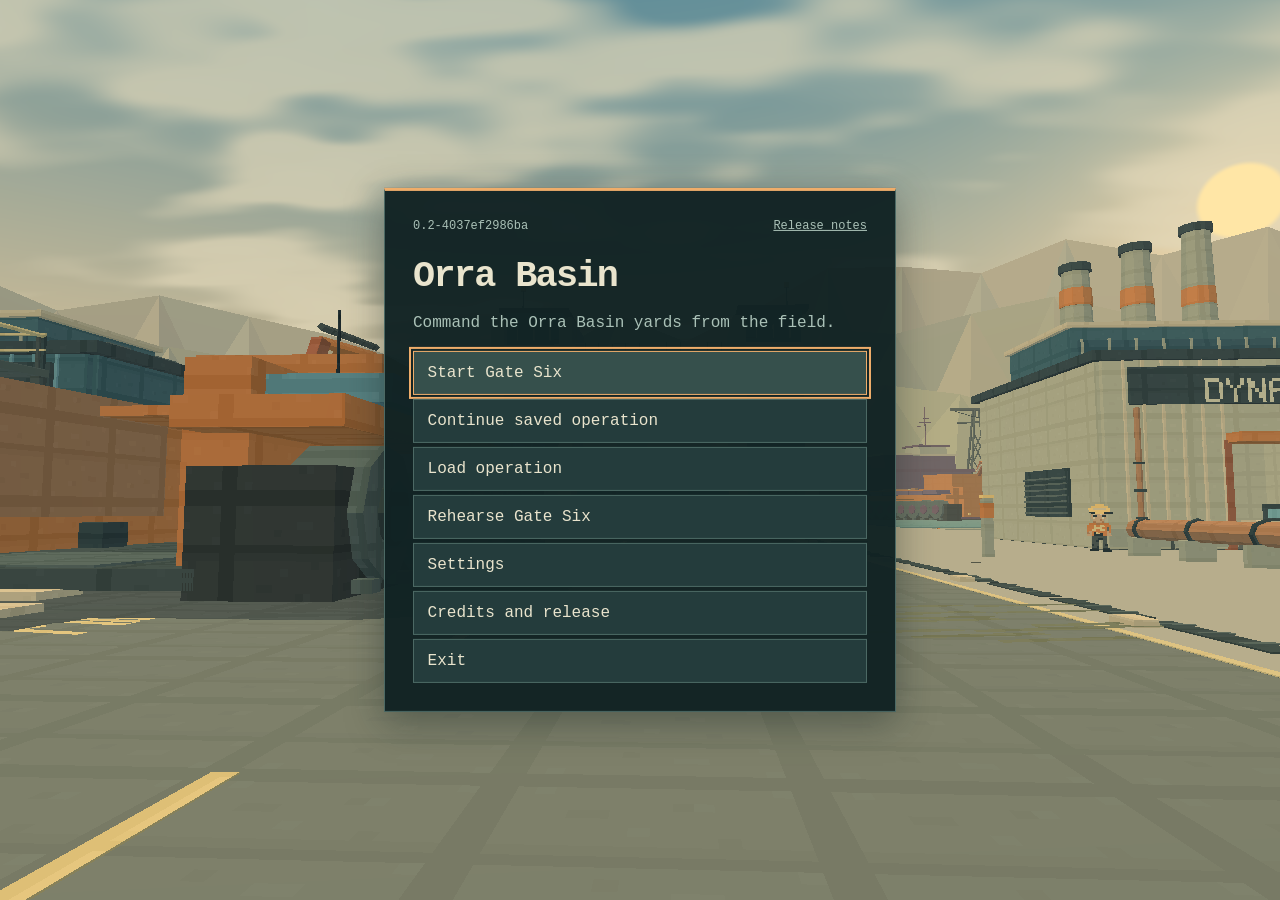
<file: index.html>
<!doctype html>
<html lang="en">
<head>
<meta charset="utf-8"><meta name="viewport" content="width=device-width,initial-scale=1,viewport-fit=cover">
<link rel="icon" href="data:,"><title>Orra Basin · First-person strategy</title>
<link rel="stylesheet" href="desk.css">
</head>
<body class="play">
<canvas id="canvas" tabindex="0" aria-label="Orra Basin first-person strategy game"></canvas>
<section id="loading"><h1>Orra Basin</h1><p id="status" role="status">Loading the command post…</p><button id="retry" hidden>Retry loading</button> <a href="release.html">Release and native builds</a></section>
<section id="desk" hidden aria-labelledby="desk-title"><header><span id="build"></span><a href="release.html" target="_blank" rel="noopener">Release notes</a></header><h1 id="desk-title"></h1><p id="detail" aria-live="polite"></p><div id="rows" role="group" aria-labelledby="desk-title"></div></section>
<nav id="field-controls" hidden aria-label="Commander controls"><button data-key="19">Pause</button><button data-key="43">Orders</button><button data-key="8">Interact</button><button data-key="6">Crews</button><button data-key="16">Operations</button><button data-key="5">Chart</button><button data-key="15">Radio</button><button data-key="11">Help</button></nav>
<button id="vr" hidden>Enter VR</button>
<details id="profile" hidden><summary>Device measurements</summary><label>Reference device and browser <input id="device-name"></label><label>Target <select id="device-kind"><option>desktop</option><option>phone</option><option>headset</option></select></label><label>Route <select id="route-name"><option>Multi-unit yard</option><option>Moving ferry</option><option>Crown lift</option></select></label><label>Display refresh (Hz) <input type="number" id="refresh-hz" min="30" max="240" value="60"></label><label>Wearer observations <textarea id="observations"></textarea></label><button id="measure">Measure route</button><pre id="measurement" aria-live="polite"></pre></details>
<script src="profile.js"></script><script src="desk.js"></script><script src="boot.js"></script><script src="orra.js" onerror="Module.printErr('Startup: Could not load orra.js. Check the connection and retry.')"></script>
</body></html>
</file>
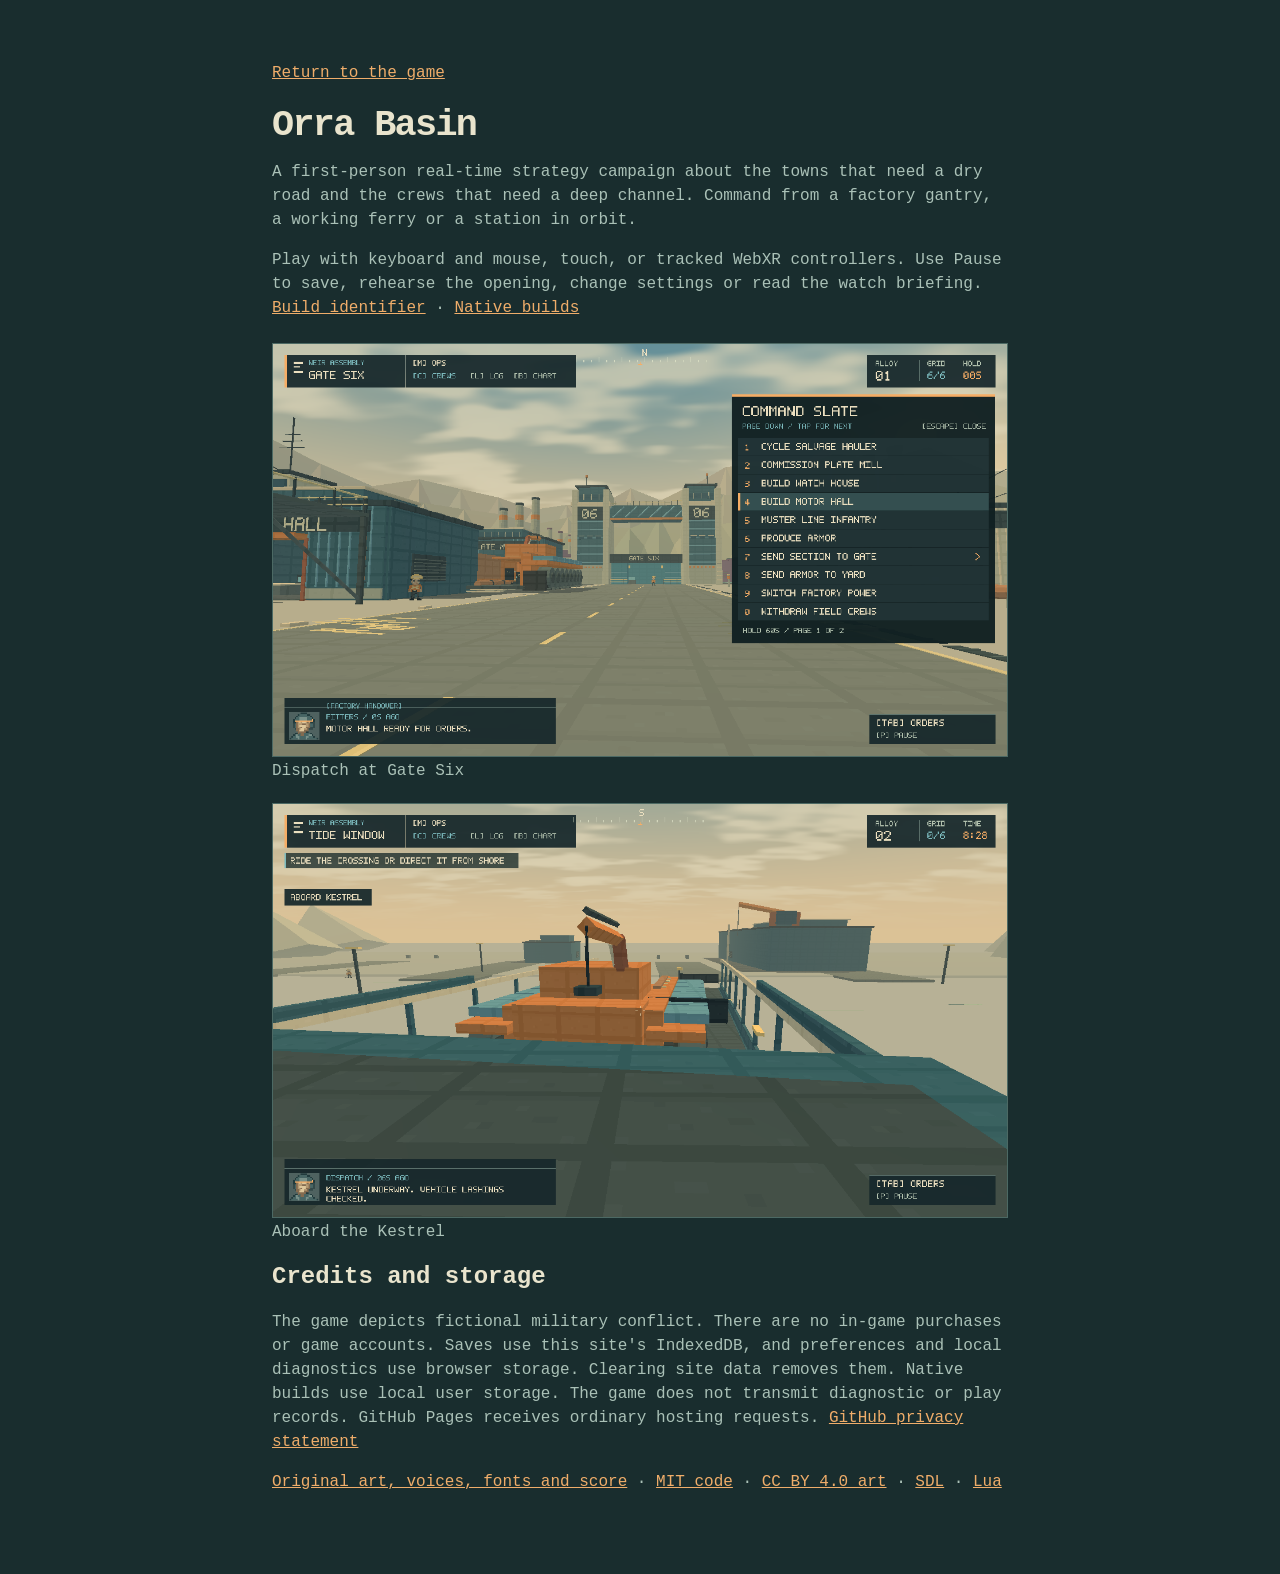
<file: release.html>
<!doctype html><html lang="en"><head><meta charset="utf-8"><meta name="viewport" content="width=device-width,initial-scale=1"><title>Orra Basin · Release information</title><link rel="stylesheet" href="desk.css"></head>
<body class="release"><main><a href="./">Return to the game</a><h1>Orra Basin</h1>
<p>A first-person real-time strategy campaign about the towns that need a dry road and the crews that need a deep channel. Command from a factory gantry, a working ferry or a station in orbit.</p>
<p>Play with keyboard and mouse, touch, or tracked WebXR controllers. Use Pause to save, rehearse the opening, change settings or read the watch briefing. <a href="build-id.txt">Build identifier</a> · <a href="https://github.com/stbange/1prts/actions/workflows/game.yml">Native builds</a></p>
<figure><img src="screens/command.png" alt="The commander's orders slate above the Gate Six factory yard"><figcaption>Dispatch at Gate Six</figcaption></figure>
<figure><img src="screens/bridge.png" alt="The bridge of the crewed ferry looking across the water"><figcaption>Aboard the Kestrel</figcaption></figure>
<h2>Credits and storage</h2><p>The game depicts fictional military conflict. There are no in-game purchases or game accounts. Saves use this site's IndexedDB, and preferences and local diagnostics use browser storage. Clearing site data removes them. Native builds use local user storage. The game does not transmit diagnostic or play records. GitHub Pages receives ordinary hosting requests. <a href="https://docs.github.com/en/site-policy/privacy-policies/github-general-privacy-statement">GitHub privacy statement</a></p>
<p><a href="assets/CREDITS.md">Original art, voices, fonts and score</a> · <a href="LICENSE">MIT code</a> · <a href="LICENSES/CC-BY-4.0.txt">CC BY 4.0 art</a> · <a href="LICENSES/SDL3.txt">SDL</a> · <a href="LICENSES/Lua.txt">Lua</a></p></main></body></html>
</file>
<file: desk.css>
:root{color-scheme:dark;--paper:#e9e4cd;--muted:#aac1b7;--amber:#efad6a;--line:#4c6964;--ink:#142627;font-family:ui-monospace,"Courier New",monospace}
*{box-sizing:border-box}[hidden]{display:none!important}html,body{width:100%;height:100%;margin:0;background:#1b2b2d;color:var(--paper)}
canvas{display:block;width:100%;height:100%;touch-action:none;outline:0}
button,a{font:inherit;color:inherit}button{cursor:pointer;min-height:44px;min-width:44px;text-align:left;background:#243c3c;border:1px solid var(--line);padding:.5rem .85rem}
button:hover,button:focus-visible{background:#36504c;border-color:var(--amber)}button:focus-visible,a:focus-visible{outline:2px solid var(--amber);outline-offset:2px}
#desk,#loading{position:fixed;left:50%;top:50%;transform:translate(-50%,-50%);width:min(32rem,calc(100vw - env(safe-area-inset-left) - env(safe-area-inset-right) - 1.5rem));max-height:calc(100dvh - env(safe-area-inset-top) - env(safe-area-inset-bottom) - 1.5rem);overflow:auto;overscroll-behavior:contain;border:1px solid var(--line);border-top:3px solid var(--amber);background:rgba(17,35,36,.97);padding:clamp(.85rem,3vw,1.75rem);box-shadow:0 10px 36px #11202166}
#desk header{display:flex;justify-content:space-between;gap:1rem;color:var(--muted);font-size:.75em}h1{font-size:clamp(1.5em,4vw,2.3em);line-height:1.04;letter-spacing:-.045em;margin:.65em 0 .3em}p{line-height:1.5;color:var(--muted);overflow-wrap:anywhere}
#rows{display:grid;gap:4px}#rows button{overflow-wrap:anywhere;width:100%;font-size:1em}#field-controls,#vr{position:fixed;right:max(12px,env(safe-area-inset-right));bottom:max(12px,env(safe-area-inset-bottom))}
#field-controls{display:grid;grid-template-columns:repeat(4,auto);gap:3px;max-width:calc(100vw - env(safe-area-inset-left) - env(safe-area-inset-right) - 12px)}#field-controls button{font-size:.8rem;padding:.45rem}#vr{bottom:auto;top:max(12px,env(safe-area-inset-top));z-index:2}
.assistive:not(:focus-within){position:fixed!important;clip-path:inset(50%);width:1px!important;height:1px!important;overflow:hidden!important;pointer-events:none}
#desk.world-list{left:auto;right:max(10px,env(safe-area-inset-right));transform:translateY(-50%);max-width:min(25rem,95vw)}
.release{height:auto;background:#192d2e}.release main{max-width:54rem;margin:auto;padding:clamp(1.4rem,5vw,4rem)}.release img{width:100%;height:auto;border:1px solid var(--line)}.release figure{margin:1.4rem 0}.release figcaption,small{color:var(--muted)}.release a{color:var(--amber)}

#profile{position:fixed;z-index:3;left:max(8px,env(safe-area-inset-left));top:max(8px,env(safe-area-inset-top));background:var(--ink);border:1px solid var(--line);padding:.6rem;max-height:85dvh;max-width:min(25rem,90vw);overflow:auto}#profile label{display:grid;margin:.55rem 0}#profile pre{white-space:pre-wrap;overflow-wrap:anywhere}#profile summary{cursor:pointer}

body.play{display:flex;flex-direction:column;height:100dvh;overflow:hidden}
.play canvas{flex:1 1 0;min-height:0}
#field-controls:not(.assistive){position:static;flex:none;grid-template-columns:repeat(4,minmax(0,1fr));max-width:none;padding:4px max(6px,env(safe-area-inset-right)) max(4px,env(safe-area-inset-bottom)) max(6px,env(safe-area-inset-left));border-top:1px solid var(--line);background:var(--ink)}
#field-controls:not(.assistive) button{text-align:center;overflow-wrap:anywhere}
@media(min-width:700px){#field-controls:not(.assistive){grid-template-columns:repeat(8,minmax(0,1fr))}}
</file>
